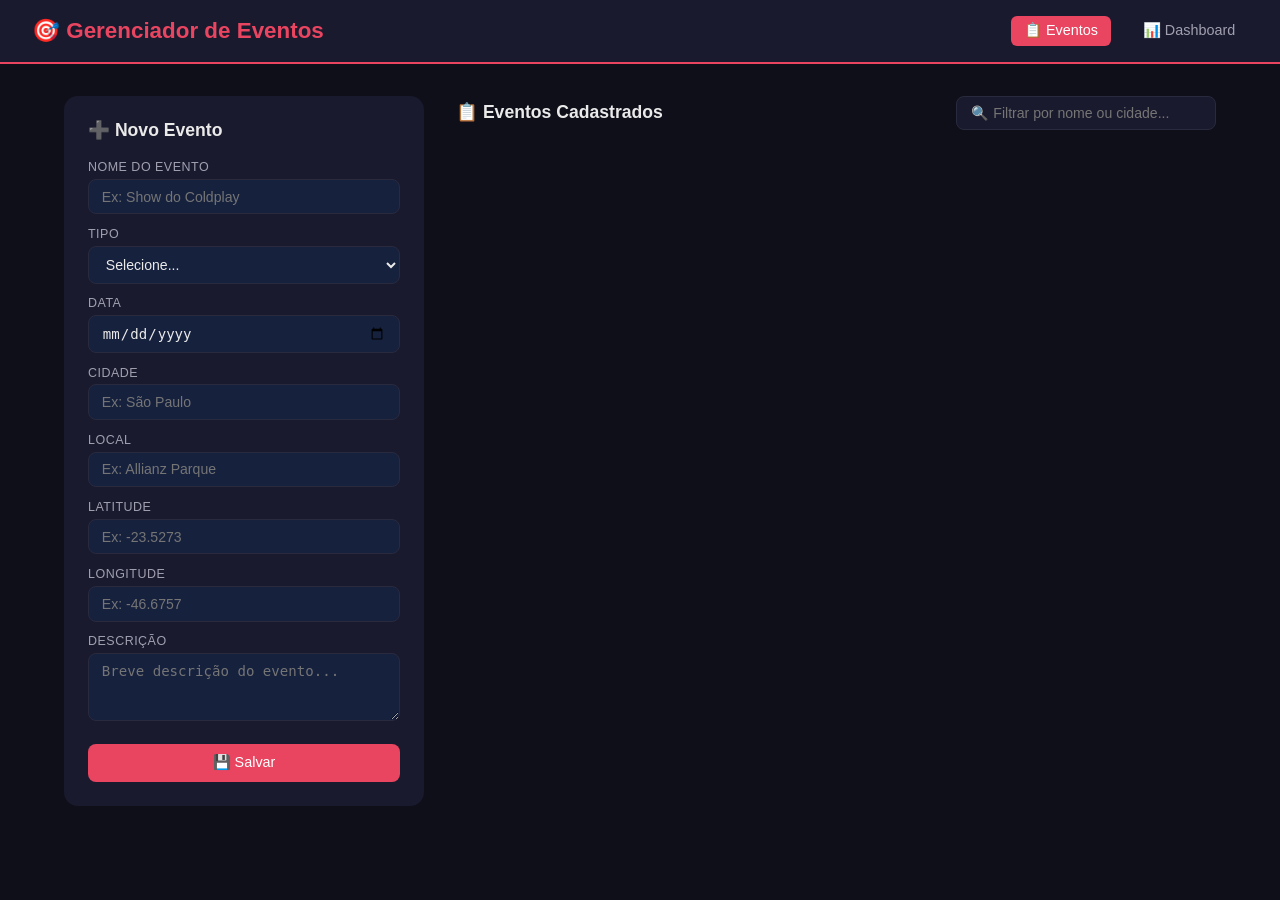
<file: public/index.html>
<!DOCTYPE html>
<html lang="pt-BR">
<head>
  <meta charset="UTF-8"/>
  <meta name="viewport" content="width=device-width, initial-scale=1.0"/>
  <title>Gerenciar Eventos</title>
  <link rel="stylesheet" href="assets/css/styles.css"/>
</head>
<body>

  <header>
    <h1>🎯 Gerenciador de Eventos</h1>
    <nav>
      <a href="index.html" class="nav-ativo">📋 Eventos</a>
      <a href="dashboard.html">📊 Dashboard</a>
    </nav>
  </header>

  <main>
    <div class="crud-layout">

      <!-- Formulário -->
      <aside class="form-container">
        <h2 id="form-titulo">➕ Novo Evento</h2>
        <form id="form-evento">
          <input type="hidden" id="evento-id"/>

          <label>Nome do Evento</label>
          <input type="text" id="evento-nome" placeholder="Ex: Show do Coldplay" required/>

          <label>Tipo</label>
          <select id="evento-tipo" required>
            <option value="">Selecione...</option>
            <option value="show">Show</option>
            <option value="workshop">Workshop</option>
            <option value="palestra">Palestra</option>
            <option value="conferencia">Conferência</option>
          </select>

          <label>Data</label>
          <input type="date" id="evento-data" required/>

          <label>Cidade</label>
          <input type="text" id="evento-cidade" placeholder="Ex: São Paulo" required/>

          <label>Local</label>
          <input type="text" id="evento-local" placeholder="Ex: Allianz Parque" required/>

          <label>Latitude</label>
          <input type="number" id="evento-lat" step="any" placeholder="Ex: -23.5273" required/>

          <label>Longitude</label>
          <input type="number" id="evento-lng" step="any" placeholder="Ex: -46.6757" required/>

          <label>Descrição</label>
          <textarea id="evento-descricao" rows="3" placeholder="Breve descrição do evento..."></textarea>

          <div class="form-botoes">
            <button type="submit" class="btn-salvar" id="btn-salvar">💾 Salvar</button>
            <button type="button" class="btn-cancelar hidden" id="btn-cancelar">✕ Cancelar</button>
          </div>
        </form>
      </aside>

      <!-- Lista -->
      <section class="lista-container">
        <div class="lista-header">
          <h2>📋 Eventos Cadastrados</h2>
          <input type="text" id="busca" placeholder="🔍 Filtrar por nome ou cidade..."/>
        </div>
        <div id="lista-eventos"></div>
      </section>

    </div>
  </main>

  <!-- Toast de notificação -->
  <div id="toast" class="toast hidden"></div>

  <script src="assets/scripts/crud.js"></script>
</body>
</html>
</file>
<file: public/assets/css/styles.css>
* { margin: 0; padding: 0; box-sizing: border-box; }

:root {
  --show:        #e74c3c;
  --workshop:    #3498db;
  --palestra:    #2ecc71;
  --conferencia: #9b59b6;
  --bg:       #0f0f1a;
  --surface:  #1a1a2e;
  --surface2: #16213e;
  --accent:   #e94560;
  --text:     #eaeaea;
  --text2:    #a0a0b0;
  --border:   #2a2a3e;
}

body {
  font-family: 'Segoe UI', sans-serif;
  background: var(--bg);
  color: var(--text);
  min-height: 100vh;
}

/* ── Header ─────────────────────────────────────────────── */
header {
  background: var(--surface);
  padding: 1rem 2rem;
  display: flex;
  align-items: center;
  justify-content: space-between;
  border-bottom: 2px solid var(--accent);
  position: sticky;
  top: 0;
  z-index: 100;
}

header h1 { font-size: 1.4rem; color: var(--accent); }

nav { display: flex; gap: 1.2rem; }
nav a {
  color: var(--text2);
  text-decoration: none;
  font-size: 0.9rem;
  padding: 0.4rem 0.8rem;
  border-radius: 6px;
  transition: all 0.2s;
}
nav a:hover, nav a.nav-ativo {
  background: var(--accent);
  color: #fff;
}

main {
  max-width: 1200px;
  margin: 0 auto;
  padding: 2rem 1.5rem;
}

/* ── CRUD Layout ─────────────────────────────────────────── */
.crud-layout {
  display: grid;
  grid-template-columns: 360px 1fr;
  gap: 2rem;
  align-items: start;
}

/* Formulário */
.form-container {
  background: var(--surface);
  border-radius: 14px;
  padding: 1.5rem;
  position: sticky;
  top: 80px;
}

.form-container h2 { font-size: 1.1rem; margin-bottom: 1.2rem; }

.form-container label {
  display: block;
  font-size: 0.78rem;
  color: var(--text2);
  text-transform: uppercase;
  letter-spacing: 0.5px;
  margin: 0.8rem 0 0.3rem;
}

.form-container input,
.form-container select,
.form-container textarea {
  width: 100%;
  background: var(--surface2);
  border: 1px solid var(--border);
  border-radius: 8px;
  color: var(--text);
  padding: 0.55rem 0.8rem;
  font-size: 0.88rem;
  outline: none;
  transition: border-color 0.2s;
}

.form-container input:focus,
.form-container select:focus,
.form-container textarea:focus { border-color: var(--accent); }

.form-container select option { background: var(--surface2); }

.form-botoes {
  display: flex;
  gap: 0.8rem;
  margin-top: 1.2rem;
}

.btn-salvar {
  flex: 1;
  background: var(--accent);
  color: #fff;
  border: none;
  border-radius: 8px;
  padding: 0.65rem;
  cursor: pointer;
  font-size: 0.9rem;
  transition: opacity 0.2s;
}
.btn-salvar:hover { opacity: 0.85; }

.btn-cancelar {
  background: var(--surface2);
  color: var(--text2);
  border: 1px solid var(--border);
  border-radius: 8px;
  padding: 0.65rem 1rem;
  cursor: pointer;
  font-size: 0.9rem;
  transition: all 0.2s;
}
.btn-cancelar:hover { border-color: var(--accent); color: var(--accent); }

/* Lista CRUD */
.lista-container { display: flex; flex-direction: column; gap: 1rem; }

.lista-header {
  display: flex;
  align-items: center;
  justify-content: space-between;
  gap: 1rem;
}

.lista-header h2 { font-size: 1.1rem; white-space: nowrap; }

.lista-header input {
  background: var(--surface);
  border: 1px solid var(--border);
  border-radius: 8px;
  color: var(--text);
  padding: 0.5rem 0.9rem;
  font-size: 0.88rem;
  width: 260px;
  outline: none;
  transition: border-color 0.2s;
}
.lista-header input:focus { border-color: var(--accent); }

.evento-item {
  background: var(--surface);
  border-radius: 10px;
  padding: 1rem 1.2rem;
  display: flex;
  align-items: center;
  justify-content: space-between;
  gap: 1rem;
  transition: transform 0.15s;
}
.evento-item:hover { transform: translateX(3px); }

.evento-item-info {
  display: flex;
  flex-wrap: wrap;
  align-items: center;
  gap: 0.5rem 1rem;
  font-size: 0.88rem;
}
.evento-item-info strong { font-size: 0.95rem; }
.evento-item-info span   { color: var(--text2); }

.evento-item-acoes { display: flex; gap: 0.5rem; flex-shrink: 0; }

.btn-editar, .btn-excluir {
  border: none;
  border-radius: 7px;
  padding: 0.4rem 0.8rem;
  font-size: 0.8rem;
  cursor: pointer;
  transition: opacity 0.2s;
}
.btn-editar  { background: rgba(52,152,219,0.15); color: var(--workshop); }
.btn-excluir { background: rgba(231,76,60,0.15);  color: var(--show); }
.btn-editar:hover, .btn-excluir:hover { opacity: 0.75; }

.vazio { color: var(--text2); text-align: center; padding: 2rem; }

/* Toast */
.toast {
  position: fixed;
  bottom: 1.5rem;
  right: 1.5rem;
  background: var(--surface);
  border: 1px solid var(--border);
  color: var(--text);
  padding: 0.8rem 1.2rem;
  border-radius: 10px;
  font-size: 0.9rem;
  z-index: 300;
  box-shadow: 0 4px 20px rgba(0,0,0,0.5);
  animation: fadeIn 0.3s ease;
}
.toast.toast-erro { border-color: var(--show); color: var(--show); }
.toast.hidden { display: none; }

@keyframes fadeIn { from { opacity: 0; transform: translateY(10px); } to { opacity: 1; transform: translateY(0); } }

/* ── Dashboard ───────────────────────────────────────────── */
.dashboard-main,
main:has(#resumo) {
  display: flex;
  flex-direction: column;
  gap: 3rem;
}

/* Cards */
.cards-container {
  display: grid;
  grid-template-columns: repeat(auto-fit, minmax(160px, 1fr));
  gap: 1rem;
  margin-bottom: 0;
}

.card {
  background: var(--surface);
  border-radius: 12px;
  padding: 1.2rem 1.5rem;
  border-left: 4px solid var(--accent);
  transition: transform 0.2s;
}
.card:hover { transform: translateY(-3px); }

.card-tipo-show        { border-color: var(--show); }
.card-tipo-workshop    { border-color: var(--workshop); }
.card-tipo-palestra    { border-color: var(--palestra); }
.card-tipo-conferencia { border-color: var(--conferencia); }

.card h3 {
  font-size: 0.75rem;
  color: var(--text2);
  text-transform: uppercase;
  letter-spacing: 1px;
}
.card .numero { font-size: 2.4rem; font-weight: 700; margin: 0.2rem 0; }
.card .label  { font-size: 0.8rem; color: var(--text2); }

/* Seções */
.secao {
  display: flex;
  flex-direction: column;
  gap: 1.2rem;
}
.secao h2 {
  font-size: 1.2rem;
  border-bottom: 1px solid var(--border);
  padding-bottom: 0.5rem;
}

/* Calendário */
#calendar {
  background: var(--surface);
  border-radius: 12px;
  padding: 1.5rem;
}

.fc-theme-standard .fc-scrollgrid { border: none; }
.fc-theme-standard td,
.fc-theme-standard th             { border-color: var(--border); }
.fc-toolbar-title { color: var(--text) !important; font-size: 1rem !important; }
.fc-button-primary {
  background: var(--surface2) !important;
  border-color: var(--accent) !important;
  color: var(--text) !important;
}
.fc-button-primary:hover { background: var(--accent) !important; }
.fc-button-active         { background: var(--accent) !important; }
.fc-day-today             { background: rgba(233,69,96,0.07) !important; }
.fc-daygrid-day-number,
.fc-col-header-cell-cushion { color: var(--text2); }
.fc-event {
  border: none !important;
  font-size: 0.74rem;
  padding: 1px 4px;
  border-radius: 4px;
}
.fc-event-tipo-show        { background: var(--show) !important; }
.fc-event-tipo-workshop    { background: var(--workshop) !important; }
.fc-event-tipo-palestra    { background: var(--palestra) !important; }
.fc-event-tipo-conferencia { background: var(--conferencia) !important; }

/* Gráficos */
.graficos-grid {
  display: grid;
  grid-template-columns: 1fr 1.6fr;
  gap: 1.5rem;
}
.grafico-box {
  background: var(--surface);
  border-radius: 12px;
  padding: 1.5rem;
}
.grafico-box h3 {
  font-size: 0.85rem;
  color: var(--text2);
  text-align: center;
  margin-bottom: 1rem;
}
.grafico-box canvas { max-height: 280px; }

/* Mapa */
.legenda-mapa {
  font-size: 0.82rem;
  color: var(--text2);
  display: flex;
  gap: 0.5rem;
  align-items: center;
}
.dot {
  display: inline-block;
  width: 10px;
  height: 10px;
  border-radius: 50%;
}
#map {
  height: 420px;
  border-radius: 12px;
  overflow: hidden;
  z-index: 0;
}

/* Badges */
.tipo-badge {
  display: inline-block;
  font-size: 0.7rem;
  text-transform: uppercase;
  letter-spacing: 1px;
  padding: 2px 8px;
  border-radius: 20px;
  font-weight: 600;
}
.badge-show        { background: rgba(231,76,60,0.15);  color: var(--show); }
.badge-workshop    { background: rgba(52,152,219,0.15); color: var(--workshop); }
.badge-palestra    { background: rgba(46,204,113,0.15); color: var(--palestra); }
.badge-conferencia { background: rgba(155,89,182,0.15); color: var(--conferencia); }

/* Modal */
.modal {
  position: fixed;
  inset: 0;
  background: rgba(0,0,0,0.7);
  display: flex;
  align-items: center;
  justify-content: center;
  z-index: 200;
}
.modal.hidden { display: none; }
.modal-content {
  background: var(--surface);
  border-radius: 16px;
  padding: 2rem;
  max-width: 440px;
  width: 90%;
  position: relative;
  border: 1px solid var(--border);
}
.modal-fechar {
  position: absolute;
  top: 1rem; right: 1rem;
  background: none;
  border: none;
  color: var(--text2);
  font-size: 1.1rem;
  cursor: pointer;
}
.modal-fechar:hover   { color: var(--accent); }
#modal-body h2        { margin: 0.6rem 0 1rem; font-size: 1.15rem; }
#modal-body p         { color: var(--text2); margin: 0.35rem 0; font-size: 0.88rem; }

/* Responsivo */
@media (max-width: 900px) {
  .crud-layout { grid-template-columns: 1fr; }
  .form-container { position: static; }
}
@media (max-width: 680px) {
  .graficos-grid { grid-template-columns: 1fr; }
  header { flex-direction: column; gap: 0.8rem; }
  .lista-header { flex-direction: column; align-items: flex-start; }
}

.hidden { display: none !important; }
</file>
